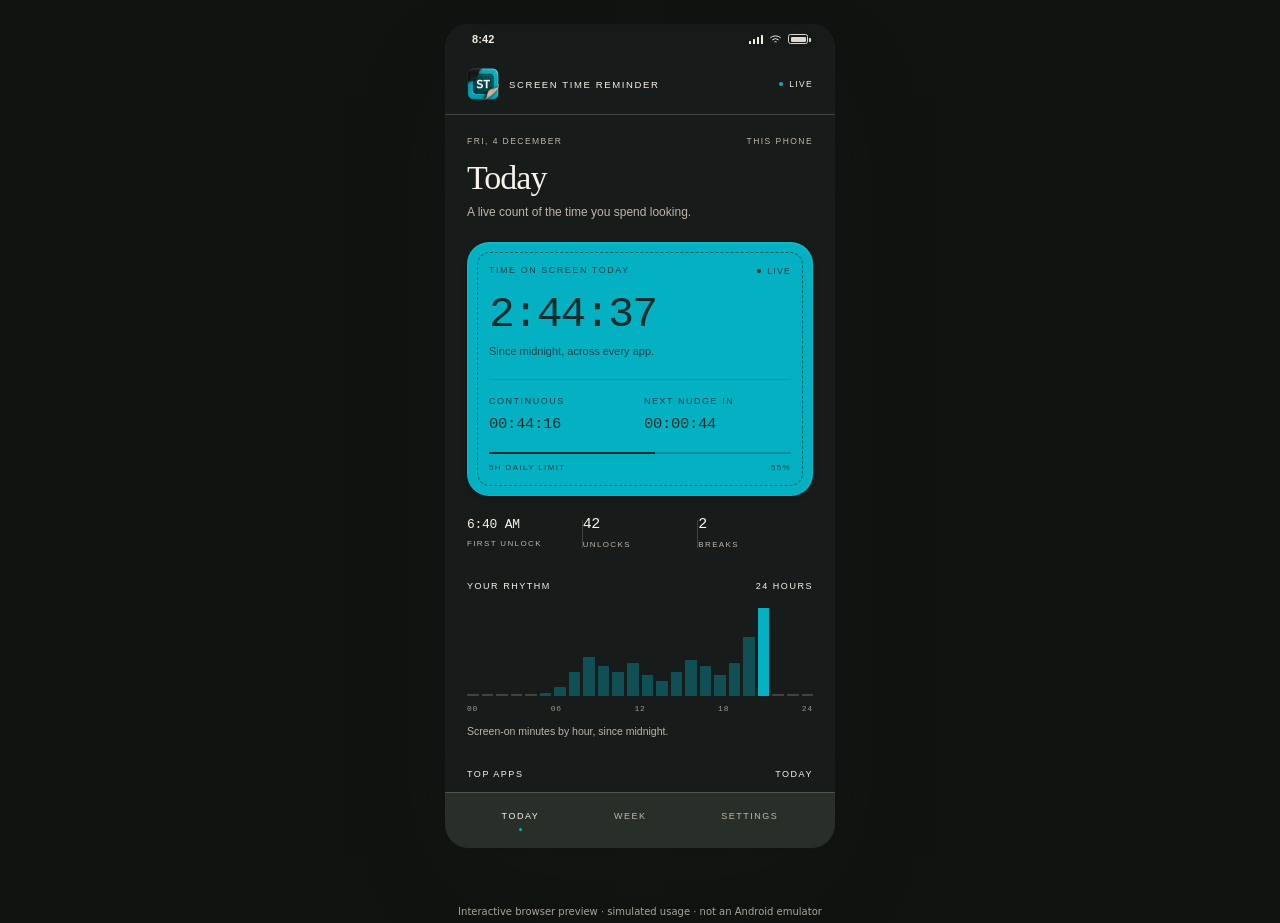
<file: preview/index.html>
<!doctype html>
<html lang="en">
<head>
<meta charset="utf-8" />
<meta name="viewport" content="width=device-width, initial-scale=1, viewport-fit=cover" />
<meta name="theme-color" content="#F1EFEA" />
<title>Screen Time Reminder — Just Simple Apps</title>
<meta name="description" content="A simple screen time app. Live screen time, calm break reminders. No ads, no tracking, no account." />
<link rel="icon" type="image/png" href="icon.png" />
<link rel="apple-touch-icon" href="icon.png" />
<link rel="stylesheet" href="styles.css?v=dark-stitch-9" />
<link rel="stylesheet" href="materials.css?v=dark-stitch-9" />
</head>
<body>

<header class="site-head">
  <div class="site-head-inner">
    <span class="site-brand">
      <svg viewBox="0 0 24 24" aria-hidden="true"><circle cx="12" cy="12" r="9.4" fill="none" stroke="currentColor" stroke-width="1.5"/><path d="M12 12V6.6M12 12l3.8 2.4" fill="none" stroke="currentColor" stroke-width="1.5" stroke-linecap="round"/><circle cx="12" cy="12" r="1" fill="currentColor"/></svg>
      JUST SIMPLE APPS
    </span>
    <span class="site-meta">APP 02 · ANDROID · IN DEVELOPMENT</span>
  </div>
</header>

<div class="page">
  <aside class="side">
    <p class="eyebrow">SECOND APP · SCREEN TIME REMINDER</p>
    <h1 class="side-title">Screen time.<br>No nonsense.</h1>
    <p class="side-copy">
      A live count of the time you spend looking, read from the phone itself.
      One calm nudge when a session runs long. Nothing leaves the device.
    </p>

    <div class="screens">
      <div class="screens-label">PREVIEW SCREENS</div>
      <button data-action="tab" data-value="today"><span>Today</span><em>LIVE</em></button>
      <button data-action="tab" data-value="week"><span>Seven days</span><em>01</em></button>
      <button data-action="tab" data-value="settings"><span>Settings</span><em>02</em></button>
      <button data-action="open-break"><span>Break nudge</span><em>03</em></button>
      <button data-action="open-onboarding"><span>First run</span><em>04</em></button>
    </div>

    <p class="side-note">
      Interactive prototype. Screen time and app names are simulated in your browser;
      the break logic is real. Settings and theme are saved locally.
    </p>

    <div class="side-foot">
      <span>NO ADS</span><span>NO TRACKING</span><span>NO ACCOUNT</span>
    </div>
  </aside>

  <div class="stage">
    <div class="phone" id="phone" data-theme="light">
      <div class="phone-screen">
        <div class="statusbar">
          <span class="status-time" id="status-time">9:41</span>
          <span class="status-icons">
            <span class="sig"><i></i><i></i><i></i><i></i></span>
            <svg class="wifi" viewBox="0 0 16 16" aria-hidden="true"><path d="M2 5.6a9.3 9.3 0 0 1 12 0M4.4 8.2a5.6 5.6 0 0 1 7.2 0M7 10.8a1.6 1.6 0 0 1 2 0" fill="none" stroke="currentColor" stroke-width="1.2" stroke-linecap="round"/></svg>
            <span class="battery"><i></i></span>
          </span>
        </div>

        <div class="app">
          <main class="app-main" id="app-main"></main>
          <nav class="bottomnav" id="bottomnav"></nav>
        </div>

        <!-- Full-screen break moment -->
        <section class="overlay" id="break-overlay" hidden aria-label="Take a break">
          <div class="ov-inner">
            <div class="ov-top">
              <span class="ov-brand">
                <svg viewBox="0 0 24 24" aria-hidden="true"><circle cx="12" cy="12" r="9.4" fill="none" stroke="currentColor" stroke-width="1.5"/><path d="M12 12V6.6M12 12l3.8 2.4" fill="none" stroke="currentColor" stroke-width="1.5" stroke-linecap="round"/><circle cx="12" cy="12" r="1" fill="currentColor"/></svg>
                BREAK
              </span>
              <button class="icon-button" data-action="break-close" aria-label="Close break">
                <svg viewBox="0 0 16 16" aria-hidden="true"><path d="M3.6 3.6l8.8 8.8M12.4 3.6l-8.8 8.8" stroke="currentColor" stroke-width="1.5" stroke-linecap="round"/></svg>
              </button>
            </div>

            <div class="ov-body">
              <div class="label" id="break-eyebrow">STEP AWAY</div>
              <h2 class="ov-title" id="break-title">Look up.</h2>
              <p class="ov-copy" id="break-copy">Give your eyes five minutes of distance.</p>

              <div class="dial-wrap">
                <svg class="dial" viewBox="0 0 196 196" aria-hidden="true">
                  <circle cx="98" cy="98" r="94" fill="none" stroke="var(--line)" stroke-width="2"/>
                  <circle id="dial-fg" cx="98" cy="98" r="94" fill="none" stroke="var(--ink)" stroke-width="2"
                          stroke-linecap="round" stroke-dasharray="590.6" stroke-dashoffset="590.6"
                          transform="rotate(-90 98 98)"/>
                </svg>
                <div class="dial-center">
                  <div class="mono dial-time" id="dial-time">05:00</div>
                  <div class="label" id="dial-label">5 MINUTES</div>
                </div>
              </div>

              <div class="ov-actions" id="break-actions"></div>

              <div class="twenty">
                <span class="mono">20·20·20</span>
                <p>Every 20 minutes, look 20 feet away for 20 seconds.</p>
              </div>

              <div class="ov-foot" id="break-foot">2 BREAKS TODAY · NOTHING LEAVES THIS PHONE</div>
            </div>
          </div>
        </section>

        <!-- First run -->
        <section class="overlay onboarding" id="onboarding" hidden aria-label="Welcome">
          <div class="ov-inner">
            <div class="ov-top">
              <span class="ov-brand">
                <svg viewBox="0 0 24 24" aria-hidden="true"><circle cx="12" cy="12" r="9.4" fill="none" stroke="currentColor" stroke-width="1.5"/><path d="M12 12V6.6M12 12l3.8 2.4" fill="none" stroke="currentColor" stroke-width="1.5" stroke-linecap="round"/><circle cx="12" cy="12" r="1" fill="currentColor"/></svg>
                SCREEN TIME REMINDER
              </span>
              <span class="label" style="font-size:8px">JUST SIMPLE APPS</span>
            </div>

            <div class="ov-body">
              <div class="label">WELCOME TO A SIMPLER APP</div>
              <h2 class="ov-title">See where<br>your time goes.</h2>
              <p class="ov-copy">
                Screen Time Reminder reads the screen-time record already on this phone.
                It adds nothing to your feed, and nothing leaves the device.
              </p>

              <div class="steps">
                <div class="step"><span class="mono">01</span><div><div class="label">ALLOW SCREEN TIME ACCESS</div><p>Android keeps the record. We only read it, on this phone.</p></div></div>
                <div class="step"><span class="mono">02</span><div><div class="label">WE WATCH THE LONG SESSIONS</div><p>A quiet count of continuous screen time, session by session.</p></div></div>
                <div class="step"><span class="mono">03</span><div><div class="label">YOU GET ONE CALM NUDGE</div><p>Step away for five minutes. Your day keeps its own tally.</p></div></div>
              </div>

              <div id="onboard-actions"></div>
              <div class="ov-foot">NO ADS · NO TRACKING · NO ACCOUNT</div>
            </div>
          </div>
        </section>

        <!-- Reset confirmation -->
        <div class="dialog-backdrop" id="reset-dialog" hidden>
          <div class="dialog" role="dialog" aria-modal="true" aria-labelledby="reset-title">
            <div class="label">RESET TODAY</div>
            <h3 id="reset-title">Start today fresh?</h3>
            <p>Clears today's session, break count and totals inside this app. Android's own usage record is untouched.</p>
            <div class="dialog-actions">
              <button class="btn ghost" data-action="reset-cancel">CANCEL</button>
              <button class="btn solid" data-action="reset-confirm">RESET</button>
            </div>
          </div>
        </div>

        <!-- System notification -->
        <div class="notification" id="notification" role="status" aria-live="polite">
          <div class="notif-top">
            <span class="notif-app">SCREEN TIME REMINDER</span>
            <span class="notif-time">NOW</span>
          </div>
          <div class="notif-title" id="notif-title">Time to look up</div>
          <div class="notif-body" id="notif-body">44m on screen. Take a few minutes away.</div>
          <div class="notif-actions" id="notif-actions"></div>
        </div>
      </div>
    </div>
  </div>
</div>

<script src="app.js?v=dark-stitch-9"></script>
</body>
</html>
</file>
<file: preview/styles.css>
/* Screen Time Reminder — interactive preview
   Same monochrome system as the Android app: paper, ink, one hairline. */

* { box-sizing: border-box; }
html, body { margin: 0; padding: 0; }
[hidden] { display: none !important; }

:root {
  --page: #F1EFEA;
  --page-ink: #0B0B0C;
  --page-muted: #5F5F5A;
  --page-line: rgba(11, 11, 12, 0.12);
  --sans: ui-sans-serif, -apple-system, BlinkMacSystemFont, "Segoe UI", Helvetica, Arial, sans-serif;
  --mono: ui-monospace, "SF Mono", SFMono-Regular, Menlo, Consolas, "Liberation Mono", monospace;
}

body {
  background: var(--page);
  color: var(--page-ink);
  font-family: var(--sans);
  -webkit-font-smoothing: antialiased;
  text-rendering: optimizeLegibility;
}

button { font-family: inherit; color: inherit; }

/* ---------- Page chrome ---------- */

.site-head-inner {
  max-width: 1280px;
  margin: 0 auto;
  padding: 20px 40px;
  display: flex;
  align-items: center;
  justify-content: space-between;
  border-bottom: 1px solid var(--page-line);
}

.site-brand {
  display: inline-flex;
  align-items: center;
  gap: 10px;
  font-size: 10px;
  font-weight: 500;
  letter-spacing: 0.18em;
}
.site-brand svg { width: 18px; height: 18px; }

.site-meta {
  font-size: 9px;
  letter-spacing: 0.18em;
  color: var(--page-muted);
}

.page {
  max-width: 1280px;
  margin: 0 auto;
  padding: 0 40px;
  display: grid;
  grid-template-columns: minmax(300px, 380px) minmax(0, 1fr);
  gap: 64px;
  align-items: center;
  min-height: calc(100dvh - 61px);
}

.side { padding: 34px 0 44px; }

.eyebrow {
  margin: 0 0 16px;
  font-size: 9px;
  letter-spacing: 0.2em;
  color: var(--page-muted);
}

.side-title {
  margin: 0 0 18px;
  font-size: 44px;
  line-height: 1.02;
  letter-spacing: -0.035em;
  font-weight: 500;
}

.side-copy {
  margin: 0 0 30px;
  max-width: 330px;
  font-size: 13px;
  line-height: 1.7;
  color: var(--page-muted);
}

.screens { border-top: 1px solid var(--page-line); }

.screens-label {
  padding: 14px 0 10px;
  font-size: 9px;
  letter-spacing: 0.2em;
  color: var(--page-muted);
}

.screens button {
  width: 100%;
  display: flex;
  align-items: center;
  justify-content: space-between;
  gap: 12px;
  padding: 12px 0;
  background: none;
  border: 0;
  border-top: 1px solid var(--page-line);
  cursor: pointer;
  text-align: left;
  font-size: 13.5px;
  transition: opacity 160ms ease;
}
.screens button:last-child { border-bottom: 1px solid var(--page-line); }
.screens button:hover { opacity: 0.55; }
.screens button em {
  font-style: normal;
  font-family: var(--mono);
  font-size: 8.5px;
  letter-spacing: 0.14em;
  color: var(--page-muted);
}

.side-note {
  margin: 20px 0 0;
  max-width: 300px;
  font-size: 10.5px;
  line-height: 1.7;
  color: #8B8A83;
}

.side-foot {
  margin-top: 26px;
  display: flex;
  gap: 16px;
  font-size: 8.5px;
  letter-spacing: 0.18em;
  color: #8B8A83;
}

.stage {
  display: flex;
  align-items: center;
  justify-content: center;
  height: calc(100dvh - 61px);
  min-height: 700px;
  padding: 22px 0;
}

/* ---------- Phone frame ---------- */

.phone {
  --paper: #FFFFFF;
  --ink: #0B0B0C;
  --muted: #6E6E73;
  --faint: #9A9AA0;
  --line: rgba(0, 0, 0, 0.10);
  --subtle: #F7F6F3;
  --inv-bg: #0B0B0C;
  --inv-fg: #FAF9F6;
  --inv-muted: rgba(250, 249, 246, 0.62);
  --inv-line: rgba(255, 255, 255, 0.16);

  width: 390px;
  height: 100%;
  max-height: 846px;
  min-height: 640px;
  background: #111112;
  border-radius: 46px;
  padding: 9px;
  box-shadow:
    0 40px 90px -34px rgba(28, 24, 16, 0.55),
    0 2px 3px rgba(28, 24, 16, 0.18),
    inset 0 0 0 1px rgba(255, 255, 255, 0.14);
}

.phone[data-theme="dark"] {
  --paper: #0B0B0C;
  --ink: #F4F3EF;
  --muted: #9A9AA0;
  --faint: #6E6E73;
  --line: rgba(255, 255, 255, 0.14);
  --subtle: #141416;
  --inv-bg: #F4F3EF;
  --inv-fg: #0B0B0C;
  --inv-muted: rgba(11, 11, 12, 0.6);
  --inv-line: rgba(0, 0, 0, 0.12);
}

.phone-screen {
  position: relative;
  width: 100%;
  height: 100%;
  background: var(--paper);
  color: var(--ink);
  border-radius: 38px;
  overflow: hidden;
  display: flex;
  flex-direction: column;
}

.statusbar {
  flex: 0 0 auto;
  height: 30px;
  padding: 0 27px;
  display: flex;
  align-items: center;
  justify-content: space-between;
  font-size: 11px;
  font-weight: 600;
  letter-spacing: 0.01em;
  color: var(--ink);
}

.status-icons { display: inline-flex; align-items: center; gap: 6px; }
.sig { display: inline-flex; align-items: flex-end; gap: 1.5px; height: 9px; }
.sig i { width: 2.5px; background: var(--ink); border-radius: 0.5px; }
.sig i:nth-child(1) { height: 3px; }
.sig i:nth-child(2) { height: 5px; }
.sig i:nth-child(3) { height: 7px; }
.sig i:nth-child(4) { height: 9px; }
.wifi { width: 13px; height: 13px; }
.battery {
  width: 20px;
  height: 10px;
  border: 1px solid var(--ink);
  border-radius: 2.5px;
  position: relative;
  display: inline-block;
  opacity: 0.9;
}
.battery::after {
  content: "";
  position: absolute;
  right: -3.5px; top: 2.5px;
  width: 2px; height: 4px;
  background: var(--ink);
  border-radius: 0 1px 1px 0;
}
.battery i {
  position: absolute;
  inset: 1.5px;
  background: var(--ink);
  border-radius: 1px;
  display: block;
}

.app {
  flex: 1;
  min-height: 0;
  display: flex;
  flex-direction: column;
  background: var(--paper);
}

.app-main {
  flex: 1;
  min-height: 0;
  overflow-y: auto;
  overscroll-behavior: contain;
  scrollbar-width: none;
}
.app-main::-webkit-scrollbar { display: none; }

/* ---------- Shared app type ---------- */

.label {
  font-size: 9px;
  font-weight: 500;
  letter-spacing: 0.17em;
  text-transform: uppercase;
  color: var(--muted);
  line-height: 1.5;
}

.mono { font-family: var(--mono); letter-spacing: -0.02em; }

.headline {
  margin: 0;
  font-size: 34px;
  line-height: 1.05;
  font-weight: 500;
  letter-spacing: -0.03em;
  color: var(--ink);
}

.body-copy {
  margin: 0;
  font-size: 12.5px;
  line-height: 1.6;
  color: var(--muted);
}

.hairline { height: 1px; background: var(--line); border: 0; margin: 0; }

/* ---------- Top bar ---------- */

.topbar {
  position: sticky;
  top: 0;
  z-index: 6;
  display: flex;
  align-items: center;
  gap: 10px;
  padding: 14px 22px;
  background: var(--paper);
  border-bottom: 1px solid var(--line);
}

.topbar .mark { width: 18px; height: 18px; flex: 0 0 auto; }
.topbar .brand {
  font-size: 9.5px;
  font-weight: 500;
  letter-spacing: 0.17em;
  color: var(--ink);
}
.topbar .topbar-right {
  margin-left: auto;
  display: inline-flex;
  align-items: center;
  gap: 6px;
  font-size: 8.5px;
  letter-spacing: 0.16em;
  color: var(--faint);
}
.topbar .topbar-right.live { color: var(--ink); }
.topbar .topbar-right i {
  width: 4px; height: 4px;
  border-radius: 50%;
  background: currentColor;
  display: inline-block;
}

.content { padding: 20px 22px 30px; }

.eyebrow-row {
  display: flex;
  justify-content: space-between;
  align-items: center;
  gap: 12px;
  margin-bottom: 12px;
}
.eyebrow-row .label { font-size: 8.5px; }

.title-row {
  display: flex;
  align-items: flex-end;
  justify-content: space-between;
  gap: 12px;
}

.content-sub {
  margin: 8px 0 0;
  font-size: 12px;
  line-height: 1.55;
  color: var(--muted);
}

/* ---------- Hero ---------- */

.hero {
  margin-top: 20px;
  padding: 21px;
  background: var(--inv-bg);
  color: var(--inv-fg);
  border-radius: 3px;
}

.hero-top { display: flex; align-items: center; justify-content: space-between; gap: 10px; }
.hero .label { color: var(--inv-muted); }
.hero-live {
  display: inline-flex;
  align-items: center;
  gap: 6px;
  font-size: 8.5px;
  letter-spacing: 0.16em;
  color: var(--inv-muted);
}
.hero-live i {
  width: 4px; height: 4px; border-radius: 50%;
  background: var(--inv-fg);
  animation: pulse 2.4s ease-in-out infinite;
}
@keyframes pulse { 0%, 100% { opacity: 1; } 50% { opacity: 0.35; } }

.hero-number {
  margin: 15px 0 7px;
  font-family: var(--mono);
  font-size: 43px;
  line-height: 1;
  letter-spacing: -0.045em;
  color: var(--inv-fg);
}

.hero-sub {
  margin: 0;
  font-size: 11px;
  line-height: 1.55;
  color: var(--inv-muted);
}

.hero-rule { height: 1px; background: var(--inv-line); margin: 19px 0 15px; }

.hero-grid { display: flex; gap: 8px; }
.hero-grid > div { flex: 1; min-width: 0; }
.hero-grid .mono { font-size: 15.5px; color: var(--inv-fg); margin-top: 7px; display: block; }

.progress { height: 2px; background: var(--inv-line); margin-top: 19px; overflow: hidden; }
.progress i { display: block; height: 100%; background: var(--inv-fg); transition: width 800ms linear; }

.progress-meta {
  margin-top: 8px;
  display: flex;
  justify-content: space-between;
  gap: 8px;
}
.progress-meta .label { font-size: 8px; }

.hero-action { margin-top: 16px; }
.hero-action .btn { border-color: var(--inv-line); color: var(--inv-fg); }
.hero-action .btn.solid { background: var(--inv-fg); color: var(--inv-bg); border-color: var(--inv-fg); }

/* ---------- Buttons ---------- */

.btn {
  display: inline-flex;
  align-items: center;
  justify-content: center;
  width: 100%;
  min-height: 50px;
  padding: 0 16px;
  border-radius: 3px;
  border: 1px solid transparent;
  background: transparent;
  font-size: 10px;
  font-weight: 500;
  letter-spacing: 0.18em;
  text-transform: uppercase;
  cursor: pointer;
  transition: opacity 160ms ease, background 160ms ease;
}
.btn:hover { opacity: 0.78; }
.btn.solid { background: var(--ink); color: var(--paper); }
.btn.ghost { border-color: var(--line); color: var(--ink); }
.btn:disabled { opacity: 0.4; cursor: default; }

/* ---------- Stats ---------- */

.stats {
  display: flex;
  align-items: center;
  gap: 0;
  margin-top: 20px;
}
.stat { flex: 1; min-width: 0; }
.stat .mono { font-size: 15px; display: block; color: var(--ink); }
.stat.stat-small .mono { font-size: 13px; }
.stat .label { font-size: 8px; margin-top: 6px; display: block; }
.stat-rule { width: 1px; height: 28px; background: var(--line); flex: 0 0 auto; }

/* ---------- Sections ---------- */

.section { margin-top: 29px; }
.section-head {
  display: flex;
  align-items: center;
  justify-content: space-between;
  gap: 12px;
  margin-bottom: 14px;
}
.section-head .label { color: var(--ink); }
.section-note { margin: 10px 0 0; font-size: 10.5px; line-height: 1.55; color: var(--muted); }

/* ---------- Rhythm chart ---------- */

.rhythm {
  display: flex;
  align-items: flex-end;
  gap: 3px;
  height: 88px;
}
.rhythm .bar {
  flex: 1;
  min-height: 2px;
  background: var(--line);
  border-radius: 0.5px;
}
.rhythm .bar.has { background: rgba(11, 11, 12, 0.20); }
.rhythm .bar.now { background: var(--ink); }
.phone[data-theme="dark"] .rhythm .bar.has { background: rgba(244, 243, 239, 0.22); }

.axis {
  display: flex;
  justify-content: space-between;
  margin-top: 8px;
  font-size: 8px;
  letter-spacing: 0.1em;
  color: var(--faint);
  font-family: var(--mono);
}

/* ---------- App list ---------- */

.app-list { margin-top: 2px; }
.app-row { padding: 12px 0 11px; }
.app-row + .app-row { border-top: 1px solid var(--line); }
.app-row-top { display: flex; align-items: center; gap: 12px; }
.app-rank { font-family: var(--mono); font-size: 9px; color: var(--faint); width: 16px; flex: 0 0 auto; }
.app-name {
  flex: 1;
  min-width: 0;
  font-size: 13.5px;
  color: var(--ink);
  white-space: nowrap;
  overflow: hidden;
  text-overflow: ellipsis;
}
.app-time { font-family: var(--mono); font-size: 11px; color: var(--muted); flex: 0 0 auto; }
.app-bar { height: 1px; background: var(--line); margin-top: 9px; margin-left: 28px; }
.app-bar i { display: block; height: 1px; background: var(--ink); opacity: 0.5; }

.empty-note { margin: 12px 0 0; font-size: 12px; color: var(--muted); }

/* ---------- Break card ---------- */

.break-card {
  margin-top: 29px;
  border: 1px solid var(--line);
  border-radius: 3px;
  padding: 19px;
}
.break-card-top { display: flex; align-items: center; justify-content: space-between; gap: 10px; }
.break-title {
  margin: 9px 0 0;
  font-size: 20px;
  font-weight: 500;
  letter-spacing: -0.02em;
  color: var(--ink);
}
.break-copy { margin: 7px 0 15px; font-size: 11.5px; line-height: 1.6; color: var(--muted); }

.promise {
  margin-top: 32px;
  padding-top: 15px;
  border-top: 1px solid var(--line);
}
.promise .label { font-size: 8px; color: var(--faint); }
.promise a {
  display: inline-block;
  margin-top: 7px;
  color: var(--muted);
  font-size: 10px;
  text-decoration: none;
  letter-spacing: 0.02em;
}
.promise a:hover { color: var(--ink); }

/* ---------- Bottom nav ---------- */

.bottomnav {
  flex: 0 0 auto;
  display: flex;
  align-items: center;
  justify-content: space-evenly;
  height: 56px;
  border-top: 1px solid var(--line);
  background: var(--paper);
}
.bottomnav button {
  display: flex;
  flex-direction: column;
  align-items: center;
  gap: 7px;
  padding: 6px 18px;
  background: none;
  border: 0;
  cursor: pointer;
  font-size: 9px;
  letter-spacing: 0.17em;
  color: var(--muted);
}
.bottomnav button i {
  width: 3px; height: 3px;
  border-radius: 50%;
  background: transparent;
  display: block;
}
.bottomnav button.active { color: var(--ink); font-weight: 500; }
.bottomnav button.active i { background: var(--ink); }

/* ---------- Week screen ---------- */

.week-chart {
  display: flex;
  align-items: flex-end;
  gap: 10px;
  height: 148px;
  margin-top: 22px;
}
.week-col {
  flex: 1;
  min-width: 0;
  height: 100%;
  display: flex;
  flex-direction: column;
  justify-content: flex-end;
  align-items: center;
  gap: 6px;
}
.week-val { font-family: var(--mono); font-size: 8px; color: var(--muted); white-space: nowrap; }
.week-col.today .week-val { color: var(--ink); }
.week-space { flex: 1; width: 100%; display: flex; align-items: flex-end; min-height: 0; }
.week-bar { width: 100%; background: rgba(11, 11, 12, 0.16); min-height: 2px; }
.phone[data-theme="dark"] .week-bar { background: rgba(244, 243, 239, 0.18); }
.week-col.today .week-bar { background: var(--ink); }
.week-day { font-size: 8px; letter-spacing: 0.14em; color: var(--faint); margin-top: 2px; }
.week-col.today .week-day { color: var(--ink); }

.week-summary { display: flex; align-items: flex-end; justify-content: space-between; gap: 14px; }
.week-summary .big { font-family: var(--mono); font-size: 29px; letter-spacing: -0.03em; margin-top: 8px; }

.day-row { padding: 12px 0; border-top: 1px solid var(--line); }
.day-row:last-child { border-bottom: 1px solid var(--line); }
.day-row-top { display: flex; align-items: center; gap: 8px; }
.day-row-top .mono { font-size: 11px; }
.day-row-top .label { font-size: 8px; }
.day-row-time { margin-left: auto; font-family: var(--mono); font-size: 11.5px; color: var(--muted); }
.day-row.today .day-row-time { color: var(--ink); }
.day-track { height: 1px; background: var(--line); margin-top: 9px; }
.day-track i { display: block; height: 1px; background: var(--ink); opacity: 0.42; }
.day-row.today .day-track i { opacity: 1; }
.today-tag { font-size: 7px; letter-spacing: 0.14em; color: var(--faint); }

.pattern-row {
  display: flex;
  align-items: center;
  justify-content: space-between;
  gap: 16px;
  padding: 14px 0;
  border-top: 1px solid var(--line);
}
.pattern-row:last-child { border-bottom: 1px solid var(--line); }
.pattern-row .mono { font-size: 11.5px; text-align: right; }
.foot-note { margin-top: 22px; font-size: 10.5px; line-height: 1.65; color: var(--muted); }

/* ---------- Settings ---------- */

.settings-section { margin-top: 28px; }
.settings-section > .label { display: block; margin-bottom: 6px; }

.set-row {
  display: flex;
  align-items: center;
  gap: 14px;
  padding: 14px 0;
  border-top: 1px solid var(--line);
}
.set-row.clickable { cursor: pointer; }
.set-row.clickable:hover { opacity: 0.75; }
.set-row:last-child { border-bottom: 1px solid var(--line); }
.set-row-main { flex: 1; min-width: 0; }
.set-title { font-size: 13.5px; color: var(--ink); }
.set-sub { margin-top: 3px; font-size: 10.5px; line-height: 1.5; color: var(--muted); }
.set-value {
  font-family: var(--mono);
  font-size: 8.5px;
  letter-spacing: 0.12em;
  color: var(--muted);
  text-transform: uppercase;
  flex: 0 0 auto;
}
.set-chev { width: 12px; height: 12px; color: var(--faint); flex: 0 0 auto; }

.segmented {
  display: flex;
  border: 1px solid var(--line);
  border-radius: 3px;
  height: 42px;
  margin-top: 12px;
  overflow: hidden;
}
.segmented button {
  flex: 1;
  min-width: 0;
  border: 0;
  border-right: 1px solid var(--line);
  background: transparent;
  color: var(--muted);
  font-size: 8.5px;
  font-weight: 500;
  letter-spacing: 0.1em;
  text-transform: uppercase;
  cursor: pointer;
  padding: 0 2px;
}
.segmented button:last-child { border-right: 0; }
.segmented button.on { background: var(--ink); color: var(--paper); }

.switch {
  width: 42px;
  height: 24px;
  border-radius: 12px;
  background: var(--line);
  position: relative;
  flex: 0 0 auto;
  border: 0;
  cursor: pointer;
  padding: 0;
  transition: background 180ms ease;
}
.switch::after {
  content: "";
  position: absolute;
  top: 4px;
  left: 4px;
  width: 16px;
  height: 16px;
  border-radius: 50%;
  background: var(--paper);
  border: 1px solid rgba(0, 0, 0, 0.18);
  transition: transform 180ms ease, border-color 180ms ease;
}
.phone[data-theme="dark"] .switch::after { border-color: rgba(255, 255, 255, 0.3); }
.switch.on { background: var(--ink); }
.switch.on::after { transform: translateX(18px); border-color: var(--ink); }

.set-block { padding: 15px 0; border-top: 1px solid var(--line); }
.set-block:last-child { border-bottom: 1px solid var(--line); }
.set-block-head { display: flex; align-items: center; justify-content: space-between; gap: 12px; }
.set-block-head .set-title { font-size: 13.5px; }
.set-hint { margin: 8px 0 0; font-size: 10px; color: var(--muted); line-height: 1.5; }

.about-brand { display: flex; align-items: center; gap: 12px; padding: 14px 0; border-top: 1px solid var(--line); }
.about-brand svg { width: 26px; height: 26px; }
.about-brand .name { font-size: 14px; font-weight: 500; }
.about-brand .ver { margin-top: 3px; font-size: 8px; letter-spacing: 0.14em; color: var(--muted); }
.about-copy { margin: 8px 0 0; font-size: 11.5px; line-height: 1.65; color: var(--muted); }
.about-link {
  display: inline-block;
  margin-top: 12px;
  font-size: 9px;
  font-weight: 500;
  letter-spacing: 0.15em;
  color: var(--ink);
  text-decoration: none;
  border-bottom: 1px solid var(--line);
  padding-bottom: 4px;
}

/* ---------- Overlays ---------- */

.overlay {
  position: absolute;
  inset: 0;
  z-index: 30;
  background: var(--paper);
  color: var(--ink);
  overflow-y: auto;
  overscroll-behavior: contain;
  animation: overlay-in 260ms cubic-bezier(0.2, 0.8, 0.2, 1);
}
@keyframes overlay-in {
  from { opacity: 0; transform: translateY(10px); }
  to { opacity: 1; transform: none; }
}
.overlay::-webkit-scrollbar { display: none; }

.ov-inner { min-height: 100%; padding: 18px 24px 30px; display: flex; flex-direction: column; }
.ov-top { display: flex; align-items: center; justify-content: space-between; gap: 12px; }
.ov-brand {
  display: inline-flex;
  align-items: center;
  gap: 9px;
  font-size: 9.5px;
  font-weight: 500;
  letter-spacing: 0.17em;
}
.ov-brand svg { width: 18px; height: 18px; }

.icon-button {
  width: 36px;
  height: 36px;
  border-radius: 50%;
  border: 1px solid var(--line);
  background: transparent;
  display: inline-flex;
  align-items: center;
  justify-content: center;
  cursor: pointer;
}
.icon-button svg { width: 14px; height: 14px; }
.icon-button:hover { opacity: 0.65; }

.ov-body { padding-top: 30px; display: flex; flex-direction: column; flex: 1; }
.ov-title {
  margin: 12px 0 0;
  font-size: 40px;
  line-height: 1.0;
  font-weight: 500;
  letter-spacing: -0.038em;
  white-space: pre-line;
}
.ov-copy {
  margin: 13px 0 0;
  max-width: 310px;
  font-size: 12.5px;
  line-height: 1.65;
  color: var(--muted);
}

.dial-wrap { position: relative; width: 196px; height: 196px; margin: 30px auto 26px; flex: 0 0 auto; }
.dial { width: 100%; height: 100%; transform: rotate(0deg); }
#dial-fg { transition: stroke-dashoffset 260ms linear; }
.dial-center {
  position: absolute;
  inset: 0;
  display: flex;
  flex-direction: column;
  align-items: center;
  justify-content: center;
  gap: 8px;
}
.dial-time { font-size: 33px; color: var(--ink); }
.dial-center .label { font-size: 8px; }

.ov-actions { display: flex; flex-direction: column; gap: 10px; }
.ov-note { margin: 10px 0 0; font-size: 10.5px; color: var(--muted); line-height: 1.5; }

.twenty {
  margin-top: 26px;
  padding: 15px;
  border-radius: 3px;
  background: var(--inv-bg);
  color: var(--inv-fg);
  display: flex;
  align-items: center;
  gap: 15px;
}
.twenty .mono { font-size: 13px; letter-spacing: -0.03em; flex: 0 0 auto; }
.twenty p { margin: 0; font-size: 10.5px; line-height: 1.45; color: var(--inv-muted); }

.ov-foot {
  margin-top: auto;
  padding-top: 26px;
  text-align: center;
  font-size: 7.5px;
  letter-spacing: 0.15em;
  color: var(--faint);
}

/* onboarding */
.steps { margin-top: 22px; border-top: 1px solid var(--line); }
.step {
  display: flex;
  gap: 17px;
  padding: 14px 0;
  border-bottom: 1px solid var(--line);
}
.step > .mono { font-size: 9.5px; color: var(--faint); flex: 0 0 auto; padding-top: 1px; }
.step .label { font-size: 8.5px; color: var(--ink); }
.step p { margin: 5px 0 0; font-size: 10.5px; line-height: 1.55; color: var(--muted); }
#onboard-actions { margin-top: 26px; }
.granted-row { display: flex; align-items: center; gap: 8px; margin-bottom: 13px; }
.granted-row i { width: 6px; height: 6px; border-radius: 50%; background: var(--ink); }
.granted-row .label { color: var(--ink); font-size: 8.5px; }
.granted-row .mono { margin-left: auto; font-size: 10px; color: var(--muted); }

/* dialog */
.dialog-backdrop {
  position: absolute;
  inset: 0;
  z-index: 50;
  background: rgba(11, 11, 12, 0.35);
  display: flex;
  align-items: center;
  justify-content: center;
  padding: 24px;
  backdrop-filter: blur(2px);
}
.dialog {
  width: 100%;
  background: var(--paper);
  color: var(--ink);
  border: 1px solid var(--line);
  border-radius: 4px;
  padding: 22px;
}
.dialog h3 { margin: 12px 0 8px; font-size: 19px; font-weight: 500; letter-spacing: -0.02em; }
.dialog p { margin: 0; font-size: 11.5px; line-height: 1.6; color: var(--muted); }
.dialog-actions { display: flex; gap: 10px; margin-top: 22px; }
.dialog-actions .btn { height: 46px; min-height: 46px; font-size: 9px; }

/* notification */
.notification {
  position: absolute;
  top: 10px;
  left: 10px;
  right: 10px;
  z-index: 60;
  padding: 13px 15px 14px;
  background: var(--inv-bg);
  color: var(--inv-fg);
  border-radius: 16px;
  box-shadow: 0 18px 40px -18px rgba(0, 0, 0, 0.55);
  transform: translateY(-135%);
  transition: transform 420ms cubic-bezier(0.2, 0.85, 0.2, 1);
  pointer-events: none;
}
.notification.show { transform: translateY(0); pointer-events: auto; }
.notif-top { display: flex; align-items: center; justify-content: space-between; gap: 10px; }
.notif-app { font-size: 7.5px; letter-spacing: 0.16em; color: var(--inv-muted); }
.notif-time { font-size: 8px; color: var(--inv-muted); letter-spacing: 0.08em; }
.notif-title { margin-top: 8px; font-size: 13px; font-weight: 500; }
.notif-body { margin-top: 2px; font-size: 11px; line-height: 1.45; color: var(--inv-muted); }
.notif-actions { display: flex; gap: 8px; margin-top: 11px; }
.notif-actions button {
  border: 1px solid var(--inv-line);
  background: transparent;
  color: var(--inv-fg);
  border-radius: 999px;
  padding: 6px 11px;
  font-size: 8px;
  letter-spacing: 0.1em;
  text-transform: uppercase;
  cursor: pointer;
}
.notification.test .notif-actions { display: none; }

/* ---------- Responsive ---------- */

@media (max-width: 1080px) {
  .page { gap: 36px; grid-template-columns: minmax(280px, 330px) minmax(0, 1fr); padding: 0 28px; }
  .side-title { font-size: 38px; }
  .site-head-inner { padding: 18px 28px; }
  .phone { width: 370px; }
}

@media (max-width: 900px) {
  .site-head { display: none; }
  .page { display: block; padding: 0; min-height: 0; }
  .side { display: none; }
  .stage { height: auto; min-height: 100dvh; padding: 0; display: block; }
  .phone {
    width: 100%;
    height: 100dvh;
    max-height: none;
    min-height: 0;
    border-radius: 0;
    padding: 0;
    box-shadow: none;
    background: #000;
  }
  .phone-screen { border-radius: 0; }
  .statusbar { display: none; }
  .app-main { padding-top: env(safe-area-inset-top); }
  .bottomnav {
    height: calc(56px + env(safe-area-inset-bottom));
    padding-bottom: env(safe-area-inset-bottom);
  }
  .overlay { padding-top: env(safe-area-inset-top); }
  .notification { top: calc(8px + env(safe-area-inset-top)); }
  .dialog-backdrop { padding-bottom: calc(24px + env(safe-area-inset-bottom)); }
}

@media (max-height: 760px) and (min-width: 901px) {
  .stage { height: calc(100dvh - 61px); min-height: 660px; padding: 16px 0; }
  .phone { max-height: 700px; }
  .ov-body { padding-top: 22px; }
}
</file>
<file: preview/materials.css>
/* App-only browser companion. Uses the APK's embedded material tiles at 128px. */
body { background: #101411; }
.site-head,.side { display:none; }
.page { display:block; padding:24px 0; min-height:100dvh; }
.stage { display:flex; justify-content:center; height:calc(100dvh - 76px); padding:0; }
body::after { content:'Interactive browser preview · simulated usage · not an Android emulator'; display:block; text-align:center; color:#aaa696; font:10px system-ui; padding:6px; }
.phone { min-height:0; height:100%; max-height:none; padding:0; border-radius:24px; overflow:hidden; }
.phone,.phone[data-theme="dark"] {
 --paper:#171B19; --ink:#F7F2E8; --muted:#BEB7A8; --faint:#9D9688; --line:#f7f2e830; --subtle:#282F29;
 --inv-bg:#064143; --inv-fg:#F7F2E8; --inv-muted:#B4CEC6; --inv-line:#f7f2e840;
}
.phone[data-theme="light"] { --paper:#F0E3CC; --ink:#272D27; --muted:#625B4E; --faint:#756B5B; --subtle:#E1D0B3; --line:#2d352d30; }
.phone-screen,.overlay { border-radius:0; background:var(--paper); color:var(--ink); }
h1,h2,.content-title,.ov-title {font-family:Georgia,serif; font-weight:400;}
.topbar .mark { width:32px; height:32px; object-fit:contain; }
.hero,.twenty { position:relative; border-radius:22px; background:var(--inv-bg); color:var(--inv-fg); box-shadow:none; }
.hero-live i,.topbar-right.live i,.bottomnav button.active i { background:#D0FF00; }
.progress-fill,.limit-fill {background:#00BCC8;}
.break-card {position:relative; border-radius:22px; padding:22px; background:var(--subtle);}
.bottomnav { background:var(--subtle); }
.btn,.segmented {border-radius:14px;}
.btn.solid,.switch.on {background:#00BCC8;color:#102c2c;}
.phone[data-theme="dark"] .rhythm .bar.has {background:#45d5de59;}
.rhythm .bar.now {background:#D0FF00;}
@media(max-width:600px) { .page {padding:0;} .stage {height:calc(100dvh - 28px); min-height:0;} .phone {width:100%; border-radius:0;} body::after {font-size:9px;} }
@media(min-width:601px) { .phone {width:390px !important; max-width:390px; flex:0 0 390px;} }

/* Logo-inspired panel construction, without repeating grain. */
.phone-screen,.overlay {background:var(--paper);background-image:none;}
.hero,.twenty {
 background:linear-gradient(135deg,#0b5052,#064143 65%,#05383a);
 color:#F7F2E8;border:1px solid #64cbd222;
 box-shadow:inset 0 1px #ffffff14,0 3px 7px #0002;
}
.hero::after,.break-card::after {
 content:'';display:block;position:absolute;inset:9px;
 border:1px dashed #d8c2a058;border-radius:13px;pointer-events:none;
}
.break-card {
 background:linear-gradient(130deg,var(--subtle),var(--subtle));
 border:1px solid var(--line);box-shadow:inset 0 1px #ffffff0a;
}
.break-card-top {color:#D8C2A0;}
.phone[data-theme="light"] .break-card-top {color:#62513b;}
.bottomnav,.segmented {background:var(--subtle);background-image:none;}
.btn.solid {background:#00BCC8;box-shadow:inset 0 1px #ffffff30,0 2px 3px #0002;}

/* Shared brand colour sampled from the icon's bright leather panel. */
.phone,.phone[data-theme="dark"],.phone[data-theme="light"] {
 --icon-blue:#03B1C2; --inv-bg:#03B1C2; --inv-fg:#102C2C;
 --inv-muted:#173D40; --inv-line:#102c2c40;
}
.hero,.twenty {background:var(--icon-blue);color:var(--inv-fg);}
.hero::after {border-color:#102c2c40;}
.hero-number,.hero-grid .mono {color:var(--inv-fg);}
.hero-live i {background:#102C2C;}
.btn.solid,.switch.on,.segmented button.active {background:var(--icon-blue);color:#102C2C;}
.topbar-right.live i,.bottomnav button.active i {background:var(--icon-blue);}
.rhythm .bar.now,.week-col.today .week-bar {background:var(--icon-blue);}
.rhythm .bar.has,.phone[data-theme="dark"] .rhythm .bar.has,
.week-bar,.phone[data-theme="dark"] .week-bar {background:#03b1c259;}
.app-bar i {background:var(--icon-blue);}
.progress i {background:#102C2C;}

/* Toggle: 44 × 26 track, 20px thumb, equal 3px insets on every edge. */
.switch {width:44px;height:26px;border-radius:13px;box-sizing:border-box;}
.switch::after,.phone[data-theme="dark"] .switch::after {
 top:3px;left:3px;width:20px;height:20px;box-sizing:border-box;
 background:#F7F2E8;border:1px solid #0000001f;
 box-shadow:0 1px 2px #0003;
 transition:transform 180ms ease;
}
.switch.on::after {transform:translateX(18px);border-color:#0000001f;}
.switch:focus-visible {outline:2px solid var(--icon-blue);outline-offset:4px;}
@media(prefers-reduced-motion:reduce) {.switch,.switch::after {transition:none;}}

/* Dark thread on card seams. */
.hero::after,.break-card::after {border-color:rgba(16,44,44,.65);}
</file>
